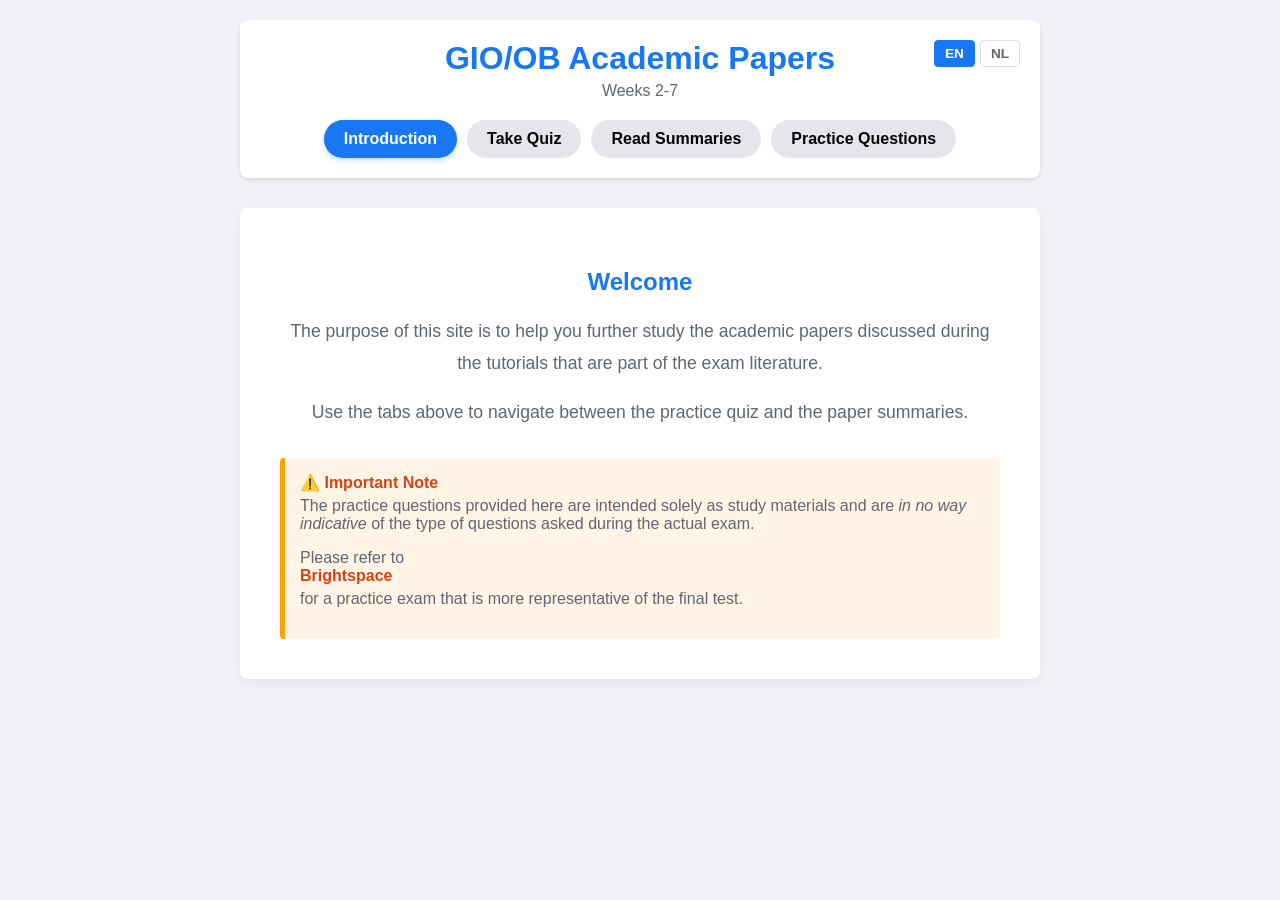
<file: index.html>
<!DOCTYPE html>
<html lang="en">
<head>
    <meta charset="UTF-8">
    <meta name="viewport" content="width=device-width, initial-scale=1.0">
    <title>GIO/OB Academic Papers</title>
    
    <link rel="stylesheet" href="style.css">
    <link rel="icon" href="data:image/svg+xml,<svg xmlns=%22http://www.w3.org/2000/svg%22 viewBox=%220 0 100 100%22><text y=%22.9em%22 font-size=%2290%22>🎓</text></svg>">
</head>
<body>

<header>
    <div class="lang-switch">
        <button id="lang-en" class="lang-btn active" onclick="setLanguage('en')">EN</button>
        <button id="lang-nl" class="lang-btn" onclick="setLanguage('nl')">NL</button>
    </div>

    <h1>GIO/OB Academic Papers</h1>
    <p id="header-subtitle">Weeks 2-7</p>
    
<div class="nav-container">
    <button id="nav-intro" class="nav-btn active" onclick="showSection('intro')">Introduction</button>
    <button id="nav-quiz" class="nav-btn" onclick="showSection('quiz')">Take Quiz</button>
    <button id="nav-summary" class="nav-btn" onclick="showSection('summaries')">Read Summaries</button>
    <button id="nav-ai" class="nav-btn" onclick="showSection('ai')">Practice Questions</button>
</div>
</header>

<div id="intro-section" class="page-section active-section">
    <div class="intro-card">
        <h2 id="intro-title">Welcome</h2>
        <div class="intro-text">
            <p id="intro-p1">...</p>
            <p id="intro-p2">...</p>
        </div>
        
        <div class="disclaimer-box">
            <strong id="disclaimer-title">⚠️ Important Note</strong>
            <p id="disclaimer-text">...</p>
            <p id="disclaimer-sub">...</p>
        </div>
    </div>
</div>

<div id="quiz-section" class="page-section">
    <div id="quiz-content">
        </div>
</div>

<div id="summaries-section" class="page-section">
    <div class="paper-section">
        <h2 id="summary-title" class="paper-title">Paper Title</h2>
        
        <img id="summary-image" class="paper-image" src="" alt="Concept Diagram">
        
        <div id="summary-text" class="summary-content">
            </div>

        <div class="pagination-container">
            <button class="page-btn" id="prev-btn" onclick="changeSummary(-1)">Previous Paper</button>
            <span class="page-indicator" id="page-indicator">1 / 6</span>
            <button class="page-btn" id="next-btn" onclick="changeSummary(1)">Next Paper</button>
        </div>
    </div>
</div>

<div id="ai-section" class="page-section">
    <div class="paper-section">
        <h2 class="paper-title">AI Essay Practice</h2>
        <p style="margin-bottom: 20px;">
            <strong>Question:</strong> Using the Big Five framework, describe the traits of effective leaders. In your opinion, which one is the most important? Why?
        </p>

        <textarea id="student-answer" placeholder="Type your answer here..." rows="6"></textarea>

        <button class="check-btn" onclick="checkWithAI()">Ask AI to Grade</button>

        <div id="ai-loading" style="display:none; margin-top:15px; color:#666;">
            <em>Thinking... (This might take a few seconds)</em>
        </div>

        <div id="ai-feedback" class="feedback" style="display:none; margin-top: 20px;">
            </div>
    </div>
</div>

    
<script src="data.js"></script>
<script src="script.js"></script>

</body>

</html>
</file>
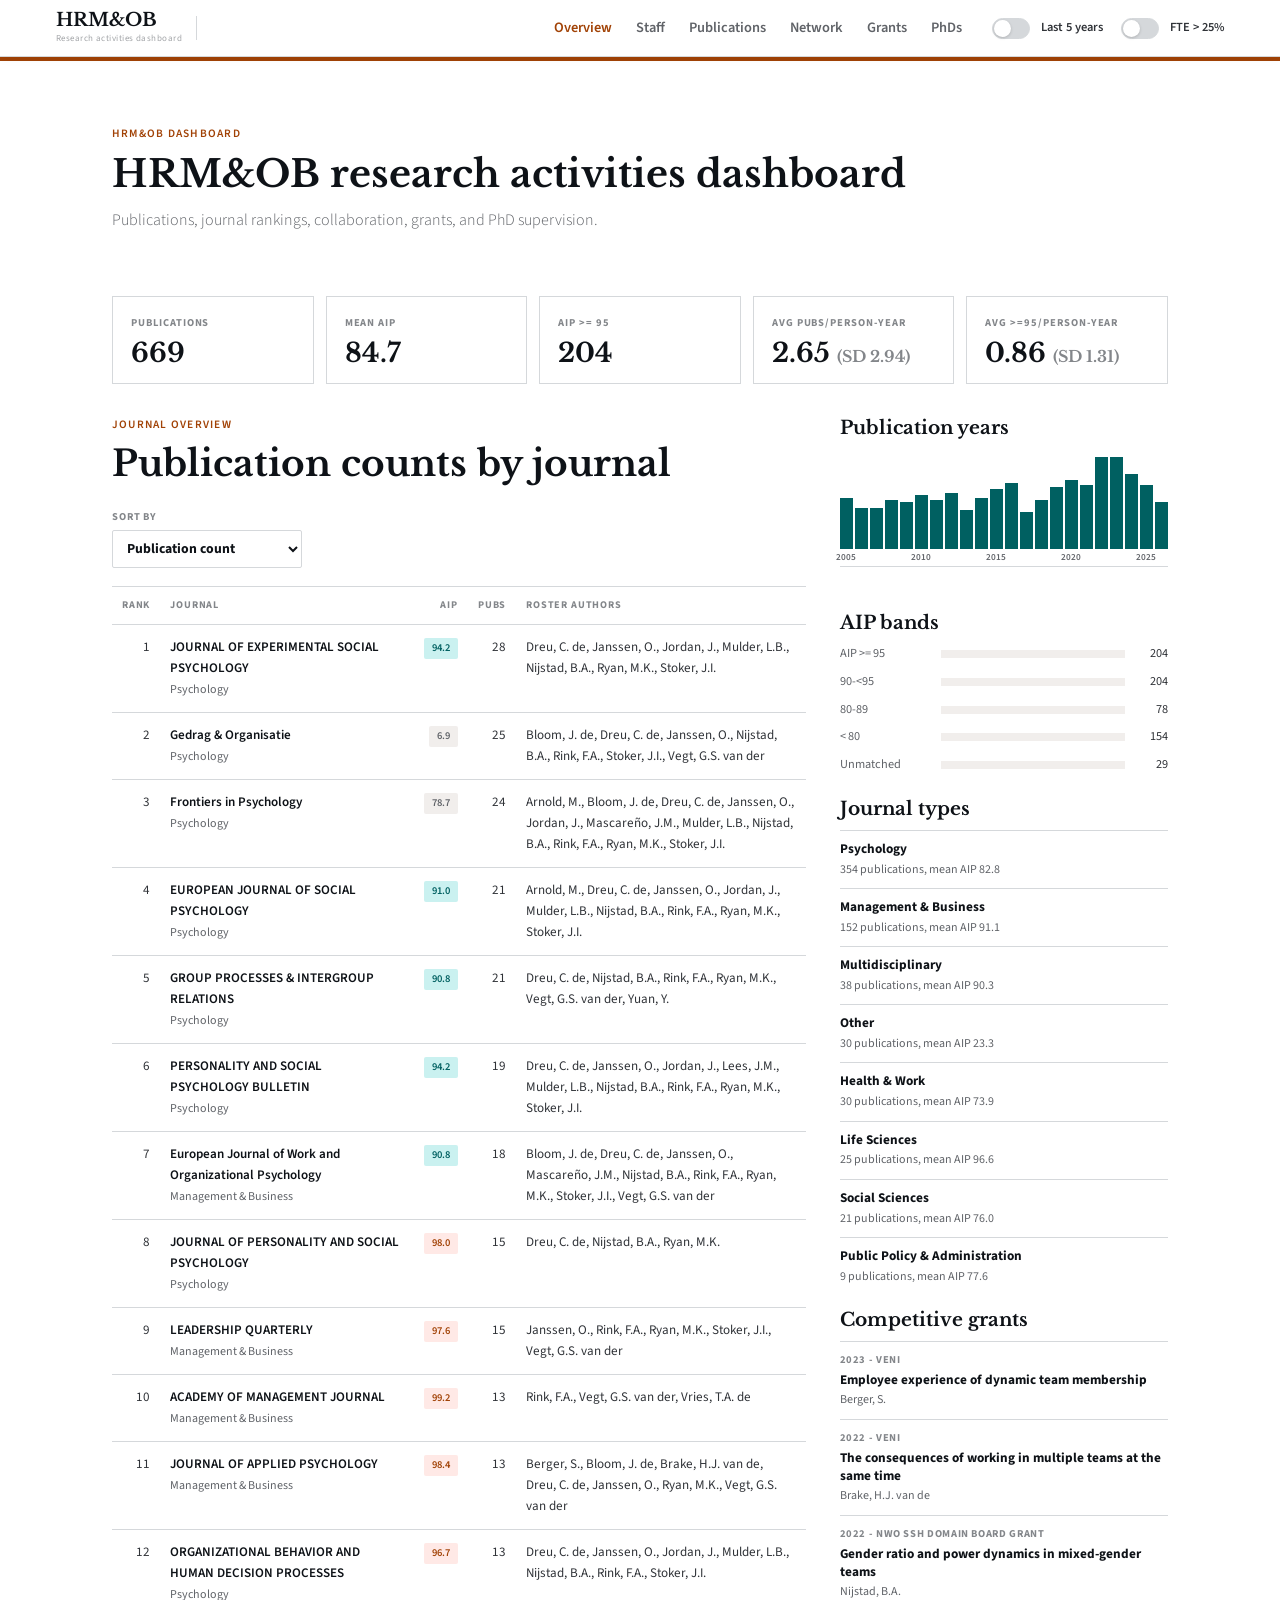
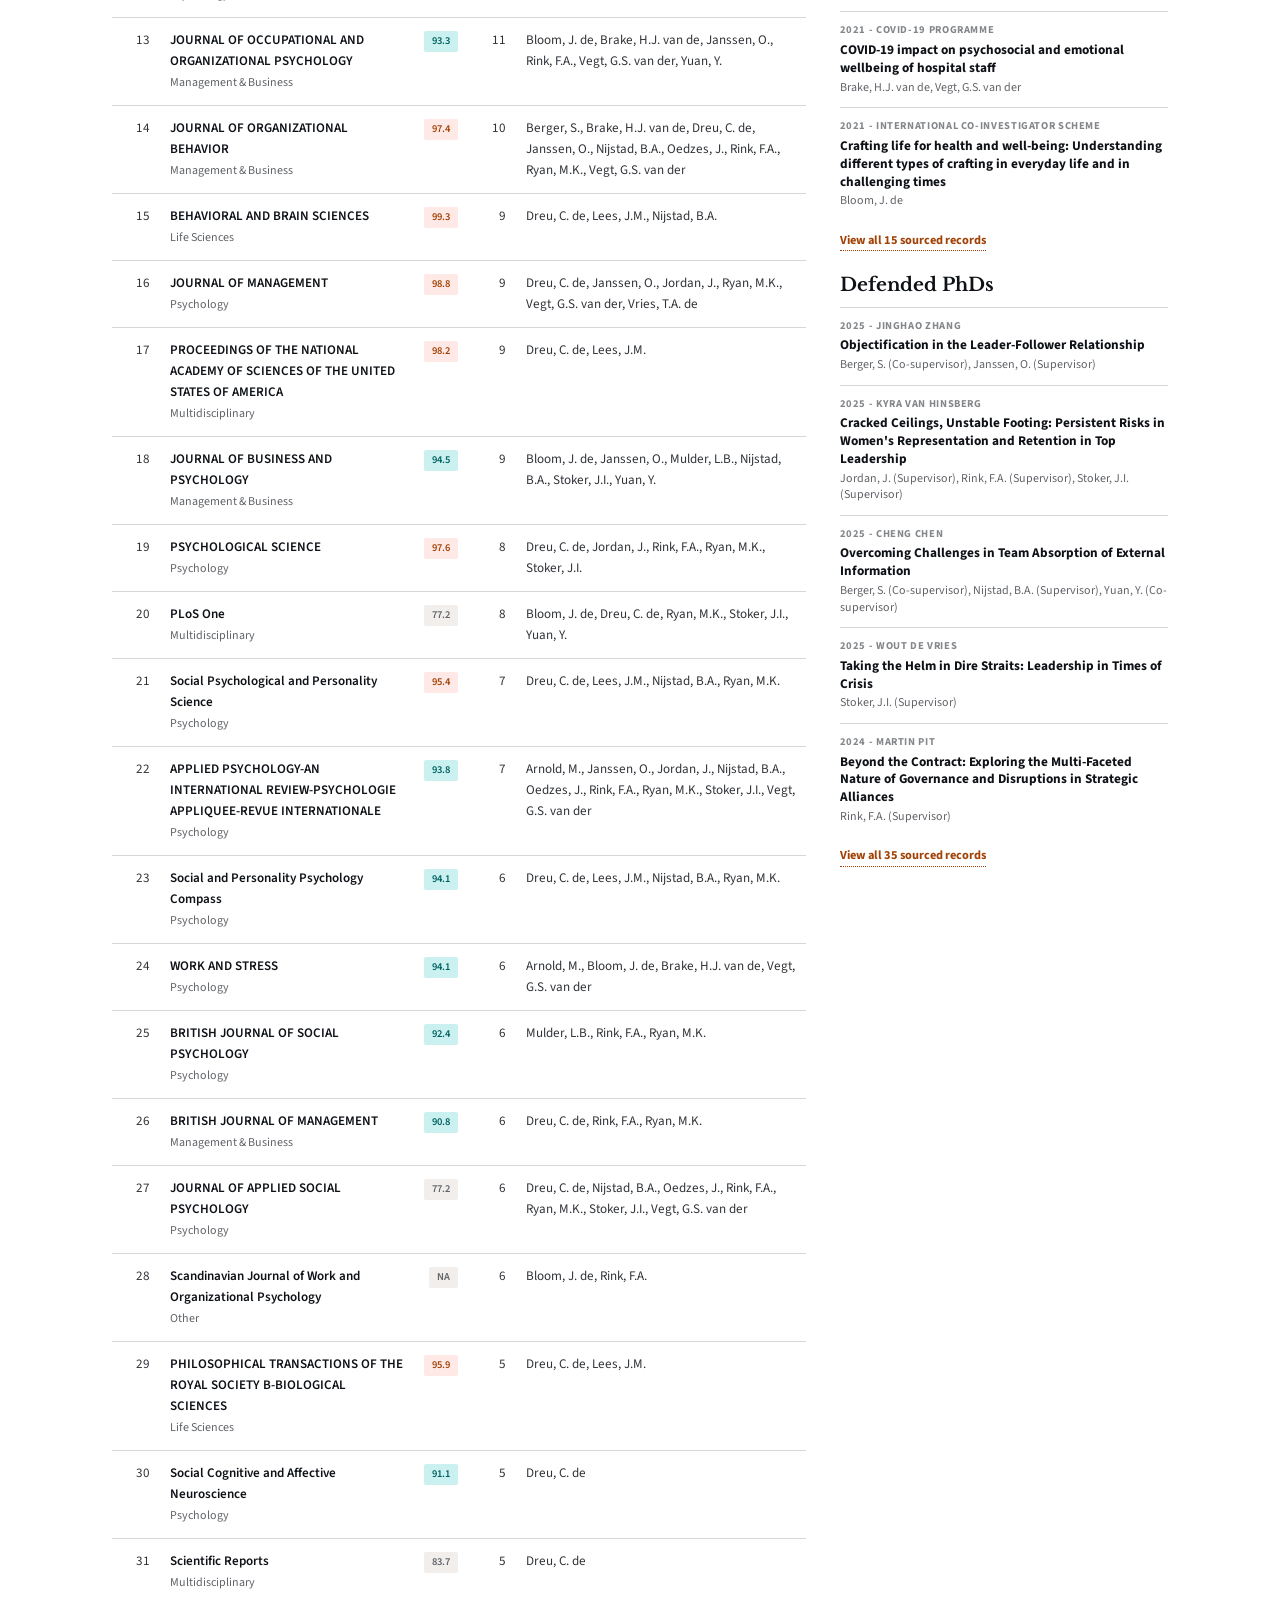
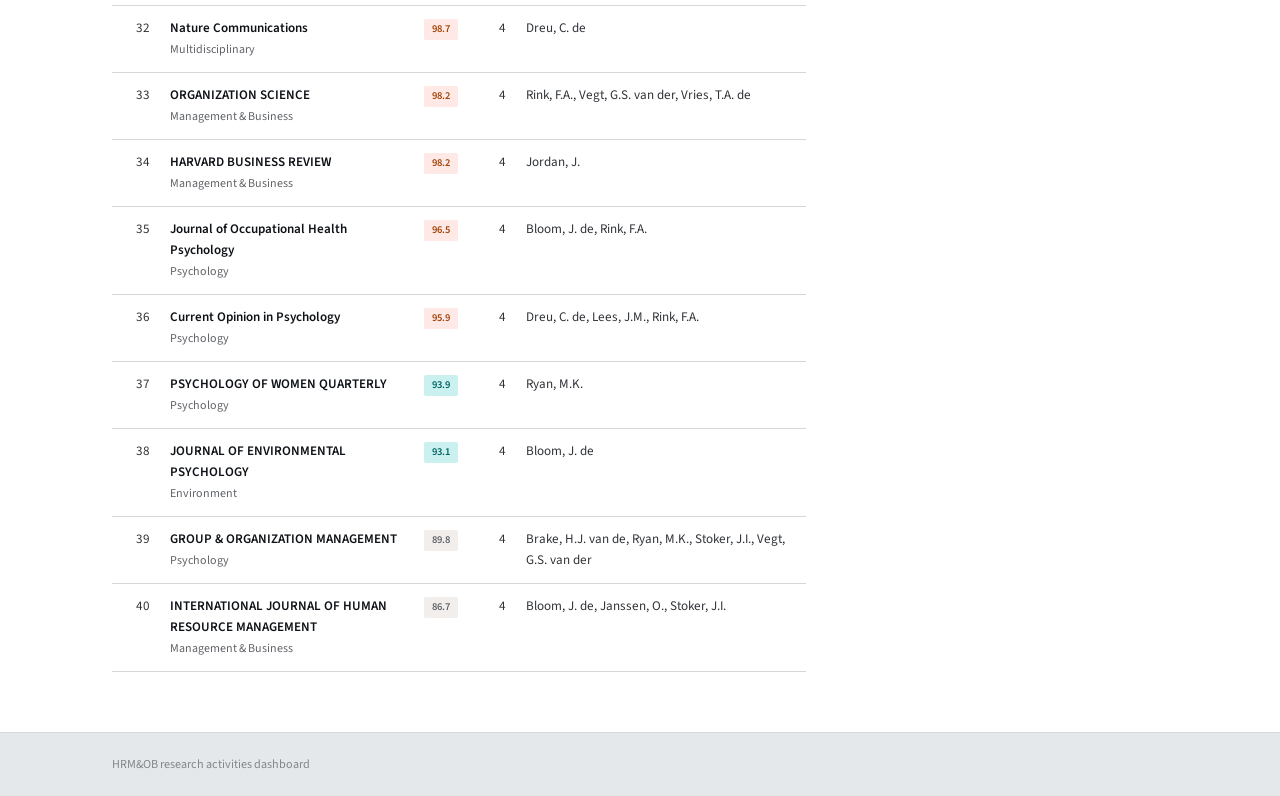
<file: research-dashboard/index.html>
<!DOCTYPE html>
<html lang="en">
<head>
  <meta charset="UTF-8">
  <meta name="viewport" content="width=device-width, initial-scale=1.0">
  <title>HRM&OB Research Activities Dashboard</title>
  <link rel="preconnect" href="https://fonts.googleapis.com">
  <link rel="preconnect" href="https://fonts.gstatic.com" crossorigin>
  <link href="https://fonts.googleapis.com/css2?family=Libre+Baskerville:ital,wght@0,400;0,700;1,400&family=Source+Sans+3:opsz,wght@9..40,300;9..40,400;9..40,600&display=swap" rel="stylesheet">
  <link rel="stylesheet" href="styles.css?v=20260606-15">
</head>
<body>
  <nav class="nav">
    <div class="nav-in">
      <a class="logo" href="#overview" data-tab="overview">
        <span class="logo-name">HRM&OB</span>
        <span class="logo-sub">Research activities dashboard</span>
      </a>
      <div class="nav-sep"></div>
      <div class="nav-tabs" aria-label="Dashboard sections">
        <button class="nav-tab on" data-tab="overview">Overview</button>
        <button class="nav-tab" data-tab="staff">Staff</button>
        <button class="nav-tab" data-tab="publications">Publications</button>
        <button class="nav-tab" data-tab="network">Network</button>
        <button class="nav-tab" data-tab="grants">Grants</button>
        <button class="nav-tab" data-tab="phds">PhDs</button>
      </div>
      <label class="switch">
        <input id="recent-toggle" type="checkbox">
        <span>Last 5 years</span>
      </label>
      <label class="switch">
        <input id="fte-toggle" type="checkbox">
        <span>FTE &gt; 25%</span>
      </label>
    </div>
  </nav>

  <header class="pg-hd">
    <div class="wrap">
      <p class="eye">HRM&OB dashboard</p>
      <h1>HRM&OB research activities dashboard</h1>
      <p id="subtitle">Loading publication data...</p>
    </div>
  </header>

  <main>
    <section id="view-overview" class="sec">
      <div class="wrap">
        <div id="metrics" class="metric-grid"></div>
        <div class="dash-grid">
          <section>
            <div class="sec-head compact">
              <div>
                <p class="eye">Journal overview</p>
                <h2 class="h2">Publication counts by journal</h2>
              </div>
              <label class="select-box overview-sort">
                <span>Sort by</span>
                <select id="journal-sort">
                  <option value="pubs">Publication count</option>
                  <option value="aip">AIP score</option>
                </select>
              </label>
            </div>
            <div class="table-wrap">
              <table id="journal-table"></table>
            </div>
          </section>
          <aside>
            <h2 class="sub-h2">Publication years</h2>
            <div id="year-bars" class="bar-chart"></div>
            <h2 class="sub-h2">AIP bands</h2>
            <div id="aip-bars" class="bar-chart"></div>
            <h2 class="sub-h2">Journal types</h2>
            <div id="category-list" class="list-stack"></div>
            <h2 class="sub-h2">Competitive grants</h2>
            <div id="grant-list" class="grant-list"></div>
            <h2 class="sub-h2">Defended PhDs</h2>
            <div id="phd-list" class="grant-list"></div>
          </aside>
        </div>
      </div>
    </section>

    <section id="view-publications" class="sec" hidden>
      <div class="wrap">
        <div class="tool-row">
          <label class="search-box">
            <span>Search</span>
            <input id="pub-search" type="search" placeholder="Title, journal, author">
          </label>
          <label class="select-box">
            <span>AIP band</span>
            <select id="aip-filter">
              <option value="all">All</option>
              <option value="gte95">AIP &ge; 95</option>
              <option value="90-95">AIP 90-&lt;95</option>
              <option value="lt90">AIP &lt; 90</option>
            </select>
          </label>
        </div>
        <div class="table-wrap">
          <table id="publication-table"></table>
        </div>
      </div>
    </section>

    <section id="view-staff" class="sec" hidden>
      <div class="wrap">
        <div class="sec-head compact">
          <div>
            <p class="eye">Staff expertise</p>
            <h2 class="h2">People, topics, and publication records</h2>
          </div>
        </div>
        <div class="tool-row staff-tool-row">
          <label class="search-box expertise-box">
            <span>Expertise search</span>
            <input id="expertise-search" type="search" placeholder="Teams, groups, stress, leadership, ethics">
          </label>
        </div>
        <div class="staff-grid">
          <aside class="staff-panel">
            <div id="staff-list" class="staff-list"></div>
          </aside>
          <section class="staff-detail">
            <div id="staff-profile"></div>
            <h3 class="sub-h2">Topic signals</h3>
            <div id="staff-topics" class="topic-cloud"></div>
            <div id="staff-related"></div>
            <div class="sec-head compact staff-pub-head">
              <div>
                <p id="staff-publication-eye" class="eye">Publications</p>
                <h3 id="staff-publication-title" class="h2 staff-h2">Selected staff publications</h3>
              </div>
            </div>
            <div class="table-wrap">
              <table id="staff-publication-table"></table>
            </div>
          </section>
        </div>
      </div>
    </section>

    <section id="view-network" class="sec" hidden>
      <div class="wrap">
        <div class="sec-head compact">
          <div>
            <p class="eye">Coauthorship network</p>
            <h2 class="h2">Roster members connected by shared publications</h2>
          </div>
          <label class="select-box network-select">
            <span>Network AIP</span>
            <select id="network-aip-filter">
              <option value="all">All publications</option>
              <option value="gt90">AIP &gt; 90</option>
              <option value="gte95">AIP &ge; 95</option>
            </select>
          </label>
          <label class="switch network-external-toggle">
            <input id="network-external-toggle" type="checkbox" checked>
            <span>External collaborators 2+</span>
          </label>
        </div>
        <div class="network-shell">
          <svg id="network-svg" role="img" aria-label="Coauthorship network"></svg>
          <div id="network-empty" class="empty" hidden>No coauthorship edges for the current filters.</div>
        </div>
        <div class="legend">
          <span><i class="legend-node"></i> Node size = publications</span>
          <span><i class="legend-count"></i> Number = publications</span>
          <span><i class="legend-line"></i> Line thickness = shared publications</span>
          <span><i class="legend-external"></i> Faint outer ties = external collaborators with 2+ shared publications</span>
        </div>
        <div id="network-table-wrap" class="table-wrap compact-table"></div>
      </div>
    </section>

    <section id="view-grants" class="sec" hidden>
      <div class="wrap">
        <div class="sec-head compact">
          <div>
            <p class="eye">Competitive grants</p>
            <h2 class="h2">NWO Talent Scheme and similar external funding</h2>
          </div>
        </div>
        <p id="grant-note" class="quiet-note"></p>
        <div class="table-wrap">
          <table id="grant-table"></table>
        </div>
      </div>
    </section>

    <section id="view-phds" class="sec" hidden>
      <div class="wrap">
        <div class="sec-head compact">
          <div>
            <p class="eye">Completed PhD supervision</p>
            <h2 class="h2">Defended theses supervised by roster members</h2>
          </div>
        </div>
        <p id="phd-note" class="quiet-note"></p>
        <div class="table-wrap">
          <table id="phd-table"></table>
        </div>
      </div>
    </section>
  </main>

  <footer>
    <div class="ft">
      <span>HRM&OB research activities dashboard</span>
      <span id="footer-meta"></span>
    </div>
  </footer>

  <script src="app.js?v=20260606-15"></script>
</body>
</html>
</file>
<file: style.css>
/* style.css */
body {
    font-family: 'Segoe UI', Tahoma, Geneva, Verdana, sans-serif;
    background-color: #f0f2f5;
    color: #1c1e21;
    max-width: 800px;
    margin: 0 auto;
    padding: 20px;
}
header {
    text-align: center;
    background: white;
    padding: 20px;
    border-radius: 8px;
    box-shadow: 0 2px 4px rgba(0,0,0,0.1);
    margin-bottom: 30px;
    position: relative;
}
h1 { margin: 0; color: #1877f2; }
p { color: #606770; margin-top: 5px; }

/* Language Switcher */
.lang-switch {
    position: absolute;
    top: 20px;
    right: 20px;
    display: flex;
    gap: 5px;
}
.lang-btn {
    background: none;
    border: 1px solid #ddd;
    border-radius: 4px;
    padding: 5px 10px;
    cursor: pointer;
    font-weight: bold;
    color: #666;
    font-size: 0.85rem;
}
.lang-btn.active {
    background-color: #1877f2;
    color: white;
    border-color: #1877f2;
}

/* Navigation Menu */
.nav-container {
    display: flex;
    justify-content: center;
    gap: 10px;
    margin-top: 20px;
    flex-wrap: wrap;
}
.nav-btn {
    padding: 10px 20px;
    border: none;
    border-radius: 20px;
    cursor: pointer;
    font-size: 1rem;
    font-weight: bold;
    transition: all 0.2s;
    background-color: #e4e6eb;
    color: #050505;
}
.nav-btn.active {
    background-color: #1877f2;
    color: white;
    box-shadow: 0 2px 5px rgba(24, 119, 242, 0.3);
}
.nav-btn:hover:not(.active) {
    background-color: #d8dadf;
}

/* Content Sections */
.page-section {
    display: none;
    animation: fadeIn 0.3s ease-in;
}
.page-section.active-section {
    display: block;
}

@keyframes fadeIn {
    from { opacity: 0; transform: translateY(10px); }
    to { opacity: 1; transform: translateY(0); }
}

/* Intro Page Styles */
.intro-card {
    background: white;
    border-radius: 8px;
    padding: 40px;
    box-shadow: 0 4px 12px rgba(0,0,0,0.05);
    text-align: center;
}
.intro-card h2 {
    color: #1877f2;
    margin-bottom: 20px;
}
.intro-text {
    font-size: 1.1rem;
    line-height: 1.8;
    color: #333;
    margin-bottom: 30px;
}
.disclaimer-box {
    background-color: #fff4e5;
    border-left: 5px solid #ffa000;
    padding: 15px;
    text-align: left;
    margin-top: 30px;
    border-radius: 4px;
}
.disclaimer-box strong {
    display: block;
    margin-bottom: 5px;
    color: #d84315;
}

/* General Card Styles */
.paper-section {
    background: white;
    border-radius: 8px;
    padding: 25px;
    margin-bottom: 30px;
    box-shadow: 0 4px 12px rgba(0,0,0,0.05);
    position: relative;
}
.paper-title {
    color: #050505;
    border-bottom: 2px solid #e4e6eb;
    padding-bottom: 15px;
    margin-bottom: 20px;
    font-size: 1.5rem;
}

/* --- NEW IMAGE STYLES --- */
.paper-image {
    width: 100%;
    height: auto;
    border-radius: 8px;
    margin-bottom: 25px;
    border: 1px solid #e4e6eb;
    box-shadow: 0 2px 8px rgba(0,0,0,0.05);
    display: none; /* Hidden by default until loaded */
}

/* Summary Styles */
.summary-content h3 {
    color: #1877f2;
    margin-top: 25px;
    margin-bottom: 10px;
    font-size: 1.1rem;
    border-left: 4px solid #1877f2;
    padding-left: 10px;
    background: #f7f9fc;
    padding: 8px 10px;
    border-radius: 0 4px 4px 0;
}
.summary-content p, .summary-content li {
    line-height: 1.7;
    margin-bottom: 12px;
    color: #333;
}
.summary-content ul {
    padding-left: 20px;
    margin-bottom: 15px;
}
.summary-content strong {
    color: #000;
}

/* Pagination */
.pagination-container {
    display: flex;
    justify-content: space-between;
    align-items: center;
    margin-top: 30px;
    padding-top: 20px;
    border-top: 1px solid #eee;
}
.page-btn {
    background-color: white;
    border: 1px solid #1877f2;
    color: #1877f2;
    padding: 8px 16px;
    border-radius: 6px;
    cursor: pointer;
    font-weight: 600;
    transition: all 0.2s;
}
.page-btn:hover { background-color: #e7f3ff; }
.page-btn:disabled {
    border-color: #ddd;
    color: #ccc;
    cursor: not-allowed;
    background-color: white;
}

/* Quiz Styles */
.question-block {
    margin-bottom: 30px;
    padding: 20px;
    background-color: #f7f8fa;
    border-radius: 8px;
    border: 1px solid #ddd;
}
.level-badge {
    display: inline-block;
    background-color: #e4e6eb;
    color: #050505;
    padding: 4px 8px;
    border-radius: 4px;
    font-size: 0.75rem;
    font-weight: 700;
    text-transform: uppercase;
    margin-bottom: 10px;
}
.question-text {
    font-size: 1.1rem;
    font-weight: 600;
    margin: 0 0 15px 0;
}
.options {
    display: flex;
    flex-direction: column;
    gap: 8px;
}
.option-label {
    display: flex;
    align-items: center;
    padding: 12px;
    background: white;
    border: 1px solid #ddd;
    border-radius: 6px;
    cursor: pointer;
    transition: background 0.2s;
}
.option-label:hover {
    background-color: #e7f3ff;
    border-color: #1877f2;
}
input[type="radio"] { 
    margin-right: 12px;
    transform: scale(1.2);
}
.check-btn {
    margin-top: 15px;
    padding: 10px 20px;
    background-color: #1877f2;
    color: white;
    border: none;
    border-radius: 6px;
    cursor: pointer;
    font-size: 0.95rem;
    font-weight: 600;
    transition: background 0.2s;
}
.check-btn:hover { background-color: #166fe5; }
.feedback {
    margin-top: 15px;
    padding: 15px;
    border-radius: 6px;
    display: none; 
}
.correct {
    background-color: #e7f3ff;
    color: #0c4a86;
    border: 1px solid #bad6f7;
}
.incorrect {
    background-color: #ffebe8;
    color: #8f1f1b;
    border: 1px solid #fccfcf;
}
.explanation {
    font-size: 0.95em;
    margin-top: 8px;
    line-height: 1.5;

}


/* --- AI SECTION STYLES --- */
textarea {
    width: 100%;
    padding: 15px;
    border: 1px solid #ddd;
    border-radius: 8px;
    font-family: inherit;
    font-size: 1rem;
    resize: vertical;
    box-sizing: border-box; /* Ensures padding doesn't break width */
    margin-bottom: 15px;
}
textarea:focus {
    border-color: #1877f2;
    outline: none;
    box-shadow: 0 0 0 2px rgba(24, 119, 242, 0.2);
}
.ai-response-box {
    background-color: #e8f0fe;
    border: 1px solid #d2e3fc;
    color: #174ea6;
    padding: 20px;
    border-radius: 8px;
    line-height: 1.6;
}
</file>
<file: research-dashboard/styles.css>
:root {
  --red: oklch(50% 0.14 45);
  --red-dk: oklch(43% 0.13 45);
  --red-lt: oklch(95% 0.025 27);
  --teal: oklch(43% 0.10 195);
  --teal-lt: oklch(93% 0.04 195);
  --bg: oklch(93% 0.005 250);
  --white: #fff;
  --ink-900: oklch(18% 0.012 258);
  --ink-700: oklch(32% 0.010 258);
  --ink-500: oklch(50% 0.008 258);
  --ink-400: oklch(62% 0.007 258);
  --ink-200: oklch(88% 0.005 258);
  --ink-100: oklch(95% 0.004 55);
  --serif: 'Libre Baskerville', Georgia, serif;
  --sans: 'Source Sans 3', system-ui, sans-serif;
  --pad: clamp(20px, 5vw, 56px);
  --max: 1180px;
  --sp: clamp(36px, 5vw, 60px);
}

*, *::before, *::after { box-sizing: border-box; }
[hidden] { display: none !important; }
html { scroll-behavior: smooth; }
body {
  margin: 0;
  font-family: var(--sans);
  background: var(--bg);
  color: var(--ink-900);
  line-height: 1.6;
  -webkit-font-smoothing: antialiased;
}
button, input, select { font: inherit; }
a { color: inherit; text-decoration: none; }

.wrap { max-width: min(var(--max), 100% - var(--pad) * 2); margin: 0 auto; }
.sec { padding: var(--sp) var(--pad); background: var(--white); }
.sec + .sec { border-top: 1px solid var(--ink-200); }
.sec-head { display: flex; justify-content: space-between; align-items: end; gap: 24px; margin-bottom: 24px; flex-wrap: wrap; }
.sec-head.compact { margin-bottom: 18px; }
.eye { font-size: 0.71rem; font-weight: 600; letter-spacing: 0.11em; text-transform: uppercase; color: var(--red); margin: 0 0 10px; }
.h2 { font-family: var(--serif); font-size: clamp(1.6rem, 2.8vw, 2.45rem); font-weight: 700; line-height: 1.13; margin: 0; }
.sub-h2 { font-family: var(--serif); font-size: 1.16rem; line-height: 1.25; margin: 22px 0 10px; }
.sub-h2:first-child { margin-top: 0; }

.nav {
  position: sticky;
  top: 0;
  z-index: 20;
  background: var(--white);
  border-bottom: 1px solid var(--ink-200);
  box-shadow: 0 2px 10px rgba(0,0,0,.04);
}
.nav-in {
  display: flex;
  align-items: center;
  min-height: 56px;
  max-width: min(var(--max), 100% - var(--pad) * 2);
  margin: 0 auto;
  gap: 14px;
}
.logo { flex-shrink: 0; }
.logo-name { display: block; font-family: var(--serif); font-size: 1.15rem; font-weight: 700; line-height: 1.05; }
.logo-sub { display: block; font-size: 0.56rem; color: var(--ink-400); letter-spacing: 0.05em; margin-top: 2px; opacity: .75; }
.nav-sep { width: 1px; height: 24px; background: var(--ink-200); flex-shrink: 0; }
.nav-tabs { display: flex; margin-left: auto; align-self: stretch; }
.nav-tab {
  height: 56px;
  padding: 0 12px;
  border: 0;
  background: transparent;
  color: var(--ink-500);
  cursor: pointer;
  font-size: 0.9rem;
  font-weight: 600;
}
.nav-tab:hover, .nav-tab.on { color: var(--red); }

.switch {
  display: inline-flex;
  align-items: center;
  gap: 8px;
  color: var(--ink-700);
  font-size: 0.78rem;
  font-weight: 600;
  white-space: nowrap;
  user-select: none;
}
.switch input {
  appearance: none;
  width: 38px;
  height: 21px;
  border: 1px solid var(--ink-300, var(--ink-200));
  border-radius: 20px;
  background: var(--ink-200);
  position: relative;
  cursor: pointer;
}
.switch input::after {
  content: "";
  position: absolute;
  width: 17px;
  height: 17px;
  top: 1px;
  left: 1px;
  border-radius: 50%;
  background: var(--white);
  box-shadow: 0 1px 3px rgba(0,0,0,.18);
  transition: transform .14s ease;
}
.switch input:checked { background: var(--ink-900); border-color: var(--ink-900); }
.switch input:checked::after { transform: translateX(17px); }

.pg-hd {
  background: var(--white);
  border-top: 4px solid var(--red);
  padding: clamp(40px, 6vw, 64px) var(--pad) clamp(20px, 3vw, 30px);
}
.pg-hd h1 {
  font-family: var(--serif);
  font-size: clamp(1.55rem, 3vw, 2.35rem);
  font-weight: 700;
  line-height: 1.15;
  margin: 0 0 12px;
}
.pg-hd p:last-child {
  margin: 0;
  font-size: 1rem;
  font-weight: 300;
  color: var(--ink-500);
  max-width: 720px;
}

.metric-grid {
  display: grid;
  grid-template-columns: repeat(auto-fit, minmax(145px, 1fr));
  gap: 12px;
  margin-bottom: 32px;
}
#view-overview.sec { padding-top: clamp(20px, 3vw, 32px); }
.metric {
  background: var(--white);
  border: 1px solid var(--ink-200);
  padding: 18px 18px 16px;
}
.metric-label {
  margin: 0 0 6px;
  color: var(--ink-400);
  font-size: 0.66rem;
  font-weight: 700;
  letter-spacing: 0.09em;
  text-transform: uppercase;
}
.metric-value {
  margin: 0;
  font-family: var(--serif);
  font-size: 1.65rem;
  line-height: 1.1;
  font-weight: 700;
}
.metric-sd {
  color: var(--ink-400);
  font-family: inherit;
  font-size: 0.98rem;
  font-weight: inherit;
}
.metric-sub {
  margin: 7px 0 0;
  color: var(--ink-500);
  font-size: 0.75rem;
}

.dash-grid {
  display: grid;
  grid-template-columns: minmax(0, 1.9fr) minmax(280px, .9fr);
  gap: 34px;
  align-items: start;
}
.table-wrap {
  overflow: auto;
  border-top: 1px solid var(--ink-200);
}
table {
  width: 100%;
  border-collapse: collapse;
  font-size: 0.82rem;
}
th {
  text-align: left;
  color: var(--ink-400);
  font-size: 0.64rem;
  font-weight: 700;
  letter-spacing: 0.08em;
  text-transform: uppercase;
  padding: 10px 10px;
  border-bottom: 1px solid var(--ink-200);
  white-space: nowrap;
}
td {
  padding: 12px 10px;
  vertical-align: top;
  border-bottom: 1px solid var(--ink-200);
  color: var(--ink-700);
}
td.primary { color: var(--ink-900); font-weight: 600; }
td.muted { color: var(--ink-400); }
.num { text-align: right; font-variant-numeric: tabular-nums; }
.tag {
  display: inline-flex;
  align-items: center;
  min-height: 19px;
  padding: 2px 8px;
  border-radius: 2px;
  background: var(--ink-100);
  color: var(--ink-500);
  font-size: 0.66rem;
  font-weight: 600;
}
.tag.red { background: var(--red-lt); color: var(--red); }
.tag.teal { background: var(--teal-lt); color: var(--teal); }
.primary-text { color: var(--ink-900); font-weight: 600; }
.small-muted { color: var(--ink-500); font-size: 0.75rem; line-height: 1.45; }
.doi {
  margin-left: 6px;
  color: var(--red);
  border-bottom: 1px dotted var(--red);
  font-size: 0.72rem;
  font-weight: 700;
  text-transform: uppercase;
}

.bar-chart { display: flex; flex-direction: column; gap: 8px; }
.bar-row {
  display: grid;
  grid-template-columns: 92px 1fr 34px;
  align-items: center;
  gap: 9px;
  font-size: 0.77rem;
  color: var(--ink-500);
}
.bar-track { height: 8px; background: var(--ink-100); position: relative; overflow: hidden; }
.bar-fill { height: 100%; background: var(--teal); }
.bar-row:nth-child(even) .bar-fill { background: var(--red); }
.bar-count { text-align: right; color: var(--ink-700); font-variant-numeric: tabular-nums; }
.year-histogram {
  display: grid;
  grid-template-columns: repeat(auto-fit, minmax(8px, 1fr));
  align-items: end;
  gap: 2px;
  height: 118px;
  margin-bottom: 22px;
  padding: 8px 0 18px;
  border-bottom: 1px solid var(--ink-200);
}
.year-bar {
  position: relative;
  display: flex;
  align-items: end;
  justify-content: center;
  height: 92px;
}
.year-bar i {
  display: block;
  width: 100%;
  max-width: 13px;
  min-height: 0;
  background: var(--teal);
}
.year-bar b {
  position: absolute;
  top: 96px;
  left: 50%;
  transform: translateX(-50%);
  color: var(--ink-500);
  font-size: 0.58rem;
  font-weight: 600;
  line-height: 1;
}
.list-stack { display: flex; flex-direction: column; gap: 9px; }
.list-row {
  border-top: 1px solid var(--ink-200);
  padding-top: 9px;
}
.list-title { margin: 0; font-size: 0.83rem; font-weight: 700; line-height: 1.35; }
.list-meta { margin: 2px 0 0; color: var(--ink-500); font-size: 0.75rem; }

.quiet-note {
  margin: -4px 0 18px;
  color: var(--ink-500);
  font-size: 0.82rem;
  max-width: 900px;
}
.grant-list {
  display: flex;
  flex-direction: column;
}
.grant-item {
  border-top: 1px solid var(--ink-200);
  padding: 10px 0 11px;
}
.grant-kicker {
  margin: 0 0 2px;
  color: var(--ink-400);
  font-size: 0.66rem;
  font-weight: 700;
  letter-spacing: 0.06em;
  text-transform: uppercase;
}
.grant-title {
  margin: 0;
  color: var(--ink-900);
  font-size: 0.83rem;
  font-weight: 700;
  line-height: 1.35;
}
.grant-meta {
  margin: 3px 0 0;
  color: var(--ink-500);
  font-size: 0.75rem;
  line-height: 1.35;
}
.grant-link,
.source-link {
  color: var(--red);
  border-bottom: 1px dotted var(--red);
  font-weight: 700;
}
.grant-link {
  align-self: flex-start;
  margin-top: 10px;
  font-size: 0.77rem;
}

.tool-row {
  display: flex;
  justify-content: space-between;
  gap: 14px;
  flex-wrap: wrap;
  margin-bottom: 18px;
}
.search-box, .select-box {
  display: flex;
  flex-direction: column;
  gap: 5px;
  color: var(--ink-400);
  font-size: 0.66rem;
  font-weight: 700;
  letter-spacing: 0.08em;
  text-transform: uppercase;
}
.search-box { flex: 1 1 340px; }
.select-box { flex: 0 0 180px; }
.overview-sort { flex-basis: 190px; }
.network-select { flex-basis: 190px; }
.network-external-toggle { align-self: end; height: 38px; }
.search-box input, .select-box select {
  height: 38px;
  border: 1px solid var(--ink-200);
  background: var(--white);
  color: var(--ink-900);
  padding: 0 10px;
  border-radius: 2px;
  font-size: 0.86rem;
  letter-spacing: 0;
  text-transform: none;
}
.search-box input:focus, .select-box select:focus { outline: 2px solid var(--teal-lt); border-color: var(--teal); }

.staff-tool-row { margin-bottom: 24px; }
.expertise-box {
  flex: 1 1 520px;
  max-width: 760px;
}
.staff-grid {
  display: grid;
  grid-template-columns: minmax(250px, .72fr) minmax(0, 1.7fr);
  gap: 34px;
  align-items: start;
}
.staff-panel {
  border-top: 1px solid var(--ink-200);
  min-width: 0;
}
.staff-list {
  display: flex;
  flex-direction: column;
}
.staff-row {
  width: 100%;
  border: 0;
  border-bottom: 1px solid var(--ink-200);
  background: transparent;
  color: var(--ink-700);
  cursor: pointer;
  display: flex;
  justify-content: space-between;
  gap: 14px;
  padding: 13px 10px;
  text-align: left;
}
.staff-row-main {
  align-items: center;
  display: flex;
  gap: 9px;
  min-width: 0;
}
.staff-row-photo {
  background: var(--ink-100);
  border: 1px solid var(--ink-200);
  border-radius: 50%;
  flex: 0 0 auto;
  height: 28px;
  object-fit: cover;
  object-position: center 38%;
  width: 28px;
}
.staff-row:hover,
.staff-row.on {
  background: var(--ink-100);
  color: var(--ink-900);
}
.staff-row.on {
  border-left: 3px solid var(--red);
  padding-left: 7px;
}
.staff-row strong {
  display: block;
  font-size: 0.9rem;
  line-height: 1.25;
}
.staff-row em {
  display: block;
  color: var(--ink-500);
  font-size: 0.74rem;
  font-style: normal;
  line-height: 1.25;
  margin-top: 3px;
}
.staff-row-meta {
  color: var(--ink-500);
  font-size: 0.72rem;
  line-height: 1.3;
  max-width: 145px;
  text-align: right;
}
.staff-detail { min-width: 0; }
.staff-profile-head {
  align-items: center;
  border-top: 1px solid var(--ink-200);
  display: flex;
  gap: 12px;
  margin-bottom: 12px;
  padding-top: 16px;
}
.staff-profile-photo {
  background: var(--ink-100);
  border: 1px solid var(--ink-200);
  border-radius: 50%;
  flex: 0 0 auto;
  height: 34px;
  object-fit: cover;
  object-position: center 38%;
  width: 34px;
}
.staff-profile-head h3 {
  font-family: var(--serif);
  font-size: 1.55rem;
  line-height: 1.15;
  margin: 0 0 6px;
}
.staff-profile-head p:last-child {
  color: var(--ink-500);
  margin: 0;
}
.query-strip {
  align-items: baseline;
  border-top: 1px solid var(--ink-200);
  border-bottom: 1px solid var(--ink-200);
  display: flex;
  flex-wrap: wrap;
  gap: 8px;
  margin: 0 0 16px;
  padding: 9px 0;
}
.query-strip span {
  color: var(--ink-400);
  font-size: 0.66rem;
  font-weight: 700;
  letter-spacing: 0.08em;
  text-transform: uppercase;
}
.query-strip strong {
  color: var(--ink-900);
  font-size: 0.88rem;
}
.query-strip em {
  color: var(--ink-500);
  font-size: 0.8rem;
  font-style: normal;
}
.staff-metrics {
  display: grid;
  grid-template-columns: repeat(auto-fit, minmax(108px, 1fr));
  gap: 10px;
  margin: 16px 0 22px;
}
.staff-metric {
  border: 1px solid var(--ink-200);
  padding: 10px 12px;
}
.staff-metric span {
  color: var(--ink-400);
  display: block;
  font-size: 0.62rem;
  font-weight: 700;
  letter-spacing: 0.07em;
  text-transform: uppercase;
}
.staff-metric strong {
  display: block;
  font-family: var(--serif);
  font-size: 1.25rem;
  line-height: 1.15;
  margin-top: 4px;
}
.topic-cloud {
  display: flex;
  flex-wrap: wrap;
  gap: 8px;
  margin-bottom: 22px;
}
.topic-chip {
  align-items: center;
  border: 1px solid var(--ink-200);
  color: var(--ink-700);
  display: inline-flex;
  font-size: 0.76rem;
  gap: 6px;
  line-height: 1.2;
  padding: 5px 9px;
}
.topic-chip b {
  color: var(--red);
  font-variant-numeric: tabular-nums;
}
.related-list {
  border-top: 1px solid var(--ink-200);
  margin-bottom: 24px;
}
.related-row {
  align-items: start;
  border-bottom: 1px solid var(--ink-200);
  display: grid;
  gap: 12px;
  grid-template-columns: 88px 1fr auto;
  padding: 10px 0;
}
.related-row span {
  color: var(--ink-400);
  font-size: 0.66rem;
  font-weight: 700;
  text-transform: uppercase;
}
.related-row p {
  color: var(--ink-700);
  font-size: 0.82rem;
  line-height: 1.35;
  margin: 0;
}
.staff-pub-head { margin-top: 24px; }
.staff-h2 { font-size: 1.4rem; }
.staff-empty {
  border-top: 1px solid var(--ink-200);
  color: var(--ink-500);
  font-size: 0.84rem;
  padding: 14px 0;
}

.network-shell {
  position: relative;
  min-height: 620px;
  border: 1px solid var(--ink-200);
  background: linear-gradient(180deg, #fff 0%, oklch(98% 0.003 250) 100%);
}
#network-svg {
  display: block;
  width: 100%;
  height: 620px;
}
.external-edge {
  fill: none;
  stroke: var(--ink-400);
  stroke-linecap: round;
  opacity: .16;
}
.edge { fill: none; stroke: color-mix(in oklch, var(--ink-400), var(--teal) 25%); stroke-linecap: round; opacity: .62; }
.external-node {
  fill: var(--ink-200);
  opacity: .42;
  stroke: var(--ink-400);
  stroke-width: 1;
}
.external-node.aggregate {
  fill: var(--white);
  opacity: .36;
  stroke-dasharray: 2 3;
}
.external-label {
  fill: var(--ink-400);
  font-size: 0.58rem;
  font-weight: 600;
  opacity: .72;
  paint-order: stroke;
  stroke: var(--white);
  stroke-width: 3px;
  stroke-linejoin: round;
}
.external-label.aggregate {
  font-size: 0.55rem;
  font-weight: 700;
  opacity: .64;
}
.node { fill: var(--white); stroke: var(--red); stroke-width: 2; }
.node.low { stroke: var(--ink-400); }
.node-count {
  fill: var(--ink-900);
  font-size: 0.78rem;
  font-weight: 800;
  text-anchor: middle;
  dominant-baseline: central;
  pointer-events: none;
}
.node-label {
  font-size: 0.72rem;
  font-weight: 700;
  fill: var(--ink-700);
  paint-order: stroke;
  stroke: var(--white);
  stroke-width: 4px;
  stroke-linejoin: round;
}
.empty {
  position: absolute;
  inset: 0;
  display: grid;
  place-items: center;
  color: var(--ink-500);
  font-style: italic;
  background: rgba(255,255,255,.78);
}
.legend {
  display: flex;
  gap: 18px;
  flex-wrap: wrap;
  margin: 12px 0 24px;
  color: var(--ink-500);
  font-size: 0.77rem;
}
.legend i { display: inline-block; vertical-align: middle; margin-right: 6px; }
.legend-node { width: 12px; height: 12px; border: 2px solid var(--red); border-radius: 50%; background: var(--white); }
.legend-count {
  width: 16px;
  height: 16px;
  border: 1px solid var(--ink-400);
  border-radius: 50%;
  color: var(--ink-900);
  font-size: 0.57rem;
  font-weight: 800;
  line-height: 15px;
  text-align: center;
}
.legend-count::after { content: "7"; }
.legend-line { width: 24px; height: 4px; background: var(--teal); }
.legend-external {
  width: 28px;
  height: 1px;
  background: var(--ink-400);
  opacity: .35;
  position: relative;
}
.legend-external::after {
  content: "";
  position: absolute;
  right: -2px;
  top: -3px;
  width: 7px;
  height: 7px;
  border-radius: 50%;
  background: var(--ink-300);
}
.compact-table { margin-top: 8px; }

footer {
  padding: 22px var(--pad);
  color: var(--ink-400);
  font-size: 0.76rem;
  border-top: 1px solid var(--ink-200);
}
.ft {
  max-width: min(var(--max), 100% - var(--pad) * 2);
  margin: 0 auto;
  display: flex;
  justify-content: space-between;
  gap: 20px;
  flex-wrap: wrap;
}

@media (max-width: 980px) {
  .metric-grid { grid-template-columns: repeat(2, minmax(150px, 1fr)); }
  .dash-grid { grid-template-columns: 1fr; }
  .staff-grid { grid-template-columns: 1fr; }
  .staff-row-meta { text-align: left; }
  .nav-in { align-items: stretch; }
  .nav-tabs { overflow-x: auto; margin-left: 0; }
  .nav-tab { min-width: max-content; }
}

@media (max-width: 640px) {
  .nav-in { flex-wrap: wrap; padding: 10px 0; }
  .switch { width: 100%; }
  .metric-grid { grid-template-columns: 1fr; }
  .network-shell { min-height: 480px; }
  #network-svg { height: 480px; }
  .bar-row { grid-template-columns: 82px 1fr 30px; }
  .related-row { grid-template-columns: 1fr; }
}
</file>
